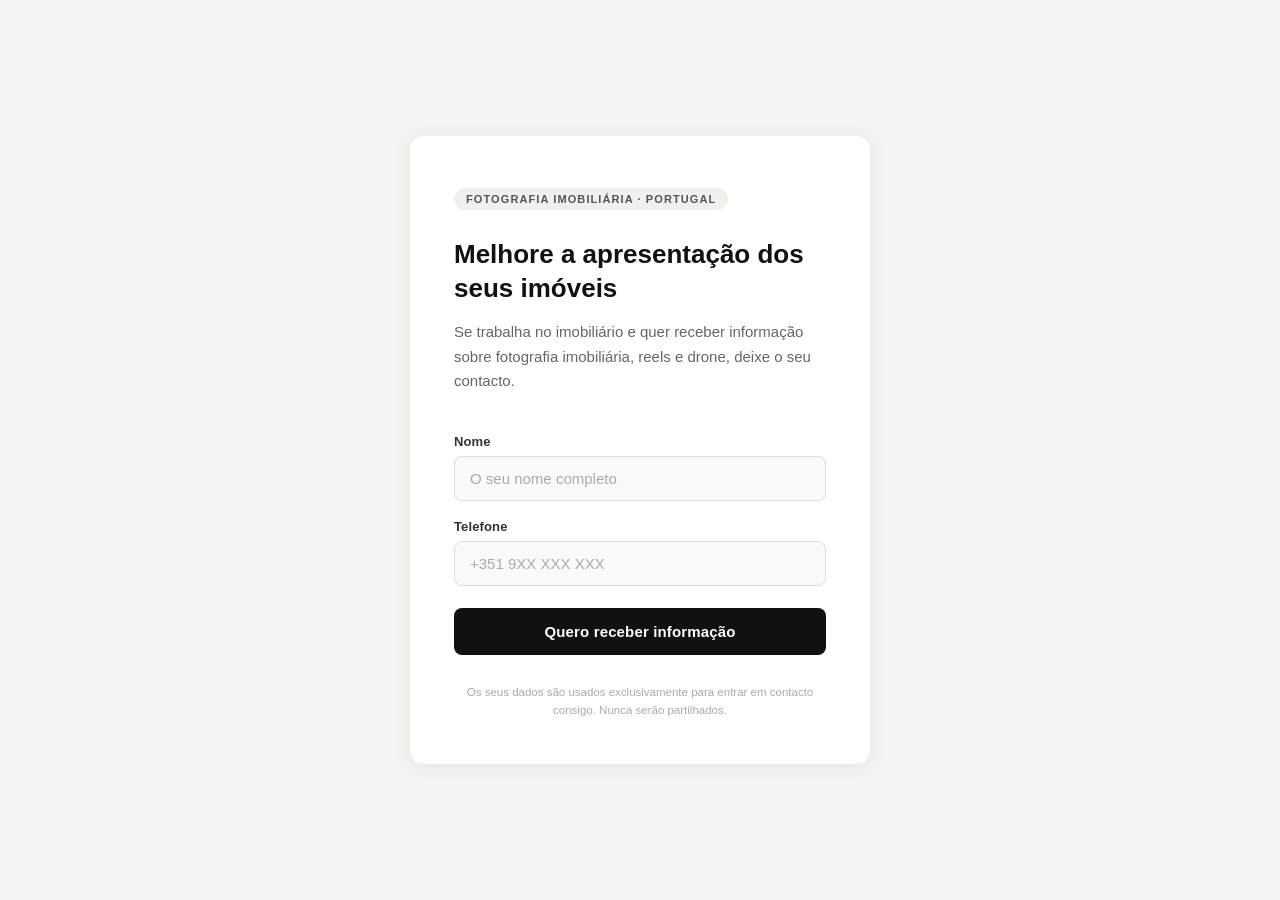
<file: captacao/index.html>
<!DOCTYPE html>
<html lang="pt-PT">
<head>
    <meta charset="UTF-8">
    <meta name="viewport" content="width=device-width, initial-scale=1.0">
    <title>Fotografia Imobiliária · Portugal</title>
    <style>
        * { margin: 0; padding: 0; box-sizing: border-box; }

        body {
            font-family: -apple-system, BlinkMacSystemFont, 'Segoe UI', Helvetica, Arial, sans-serif;
            background: #f5f4f0;
            min-height: 100vh;
            display: flex;
            align-items: center;
            justify-content: center;
            padding: 24px;
        }

        .card {
            background: #ffffff;
            max-width: 460px;
            width: 100%;
            padding: 52px 44px 44px;
            border-radius: 14px;
            box-shadow: 0 2px 20px rgba(0, 0, 0, 0.07);
        }

        .badge {
            display: inline-block;
            background: #f0f0ec;
            color: #555;
            font-size: 11px;
            font-weight: 600;
            letter-spacing: 0.1em;
            text-transform: uppercase;
            padding: 5px 12px;
            border-radius: 20px;
            margin-bottom: 28px;
        }

        h1 {
            font-size: 26px;
            font-weight: 700;
            color: #111;
            line-height: 1.3;
            margin-bottom: 14px;
        }

        .subtitle {
            font-size: 15px;
            color: #666;
            line-height: 1.65;
            margin-bottom: 40px;
        }

        label {
            display: block;
            font-size: 13px;
            font-weight: 600;
            color: #333;
            margin-bottom: 7px;
            letter-spacing: 0.01em;
        }

        input[type="text"],
        input[type="tel"] {
            width: 100%;
            padding: 13px 15px;
            border: 1.5px solid #ddd;
            border-radius: 8px;
            font-size: 15px;
            color: #111;
            background: #fafafa;
            outline: none;
            transition: border-color 0.15s, background 0.15s;
            margin-bottom: 18px;
            -webkit-appearance: none;
        }

        input:focus {
            border-color: #111;
            background: #fff;
        }

        input::placeholder { color: #aaa; }

        button {
            width: 100%;
            padding: 15px;
            background: #111;
            color: #fff;
            border: none;
            border-radius: 8px;
            font-size: 15px;
            font-weight: 600;
            cursor: pointer;
            margin-top: 4px;
            letter-spacing: 0.01em;
            transition: background 0.15s, transform 0.1s;
        }

        button:hover:not(:disabled) { background: #222; }
        button:active:not(:disabled) { transform: scale(0.99); }
        button:disabled { background: #bbb; cursor: default; }

        .success {
            display: none;
            text-align: center;
            padding: 32px 0 16px;
        }

        .check {
            width: 52px;
            height: 52px;
            background: #111;
            border-radius: 50%;
            display: flex;
            align-items: center;
            justify-content: center;
            margin: 0 auto 20px;
        }

        .check svg { width: 24px; height: 24px; }

        .success h2 {
            font-size: 20px;
            font-weight: 700;
            color: #111;
            margin-bottom: 8px;
        }

        .success p {
            font-size: 15px;
            color: #666;
        }

        .disclaimer {
            margin-top: 28px;
            font-size: 11.5px;
            color: #aaa;
            text-align: center;
            line-height: 1.6;
        }
    </style>
</head>
<body>
    <div class="card">
        <span class="badge">Fotografia Imobiliária · Portugal</span>
        <h1>Melhore a apresentação dos seus imóveis</h1>
        <p class="subtitle">
            Se trabalha no imobiliário e quer receber informação sobre fotografia imobiliária,
            reels e drone, deixe o seu contacto.
        </p>

        <form id="form">
            <label for="nome">Nome</label>
            <input type="text" id="nome" name="nome" placeholder="O seu nome completo" required autocomplete="name">

            <label for="telefone">Telefone</label>
            <input type="tel" id="telefone" name="telefone" placeholder="+351 9XX XXX XXX" required autocomplete="tel">

            <button type="submit" id="btn">Quero receber informação</button>
        </form>

        <div class="success" id="success">
            <div class="check">
                <svg viewBox="0 0 24 24" fill="none" stroke="#fff" stroke-width="2.5" stroke-linecap="round" stroke-linejoin="round">
                    <polyline points="20 6 9 17 4 12"/>
                </svg>
            </div>
            <h2>Obrigado.</h2>
            <p>Entrarei em contacto em breve.</p>
        </div>

        <p class="disclaimer">Os seus dados são usados exclusivamente para entrar em contacto consigo. Nunca serão partilhados.</p>
    </div>

    <script>
        document.getElementById('form').addEventListener('submit', async function (e) {
            e.preventDefault();
            const btn = document.getElementById('btn');
            btn.disabled = true;
            btn.textContent = 'A enviar…';

            const nome = document.getElementById('nome').value.trim();
            const telefone = document.getElementById('telefone').value.trim();

            try {
                const res = await fetch('/submit', {
                    method: 'POST',
                    headers: { 'Content-Type': 'application/json' },
                    body: JSON.stringify({ nome, telefone })
                });

                if (res.ok) {
                    document.getElementById('form').style.display = 'none';
                    document.getElementById('success').style.display = 'block';
                } else {
                    btn.disabled = false;
                    btn.textContent = 'Quero receber informação';
                    alert('Erro ao enviar. Tente novamente.');
                }
            } catch {
                btn.disabled = false;
                btn.textContent = 'Quero receber informação';
                alert('Erro de ligação. Verifique a sua ligação e tente novamente.');
            }
        });
    </script>
</body>
</html>
</file>
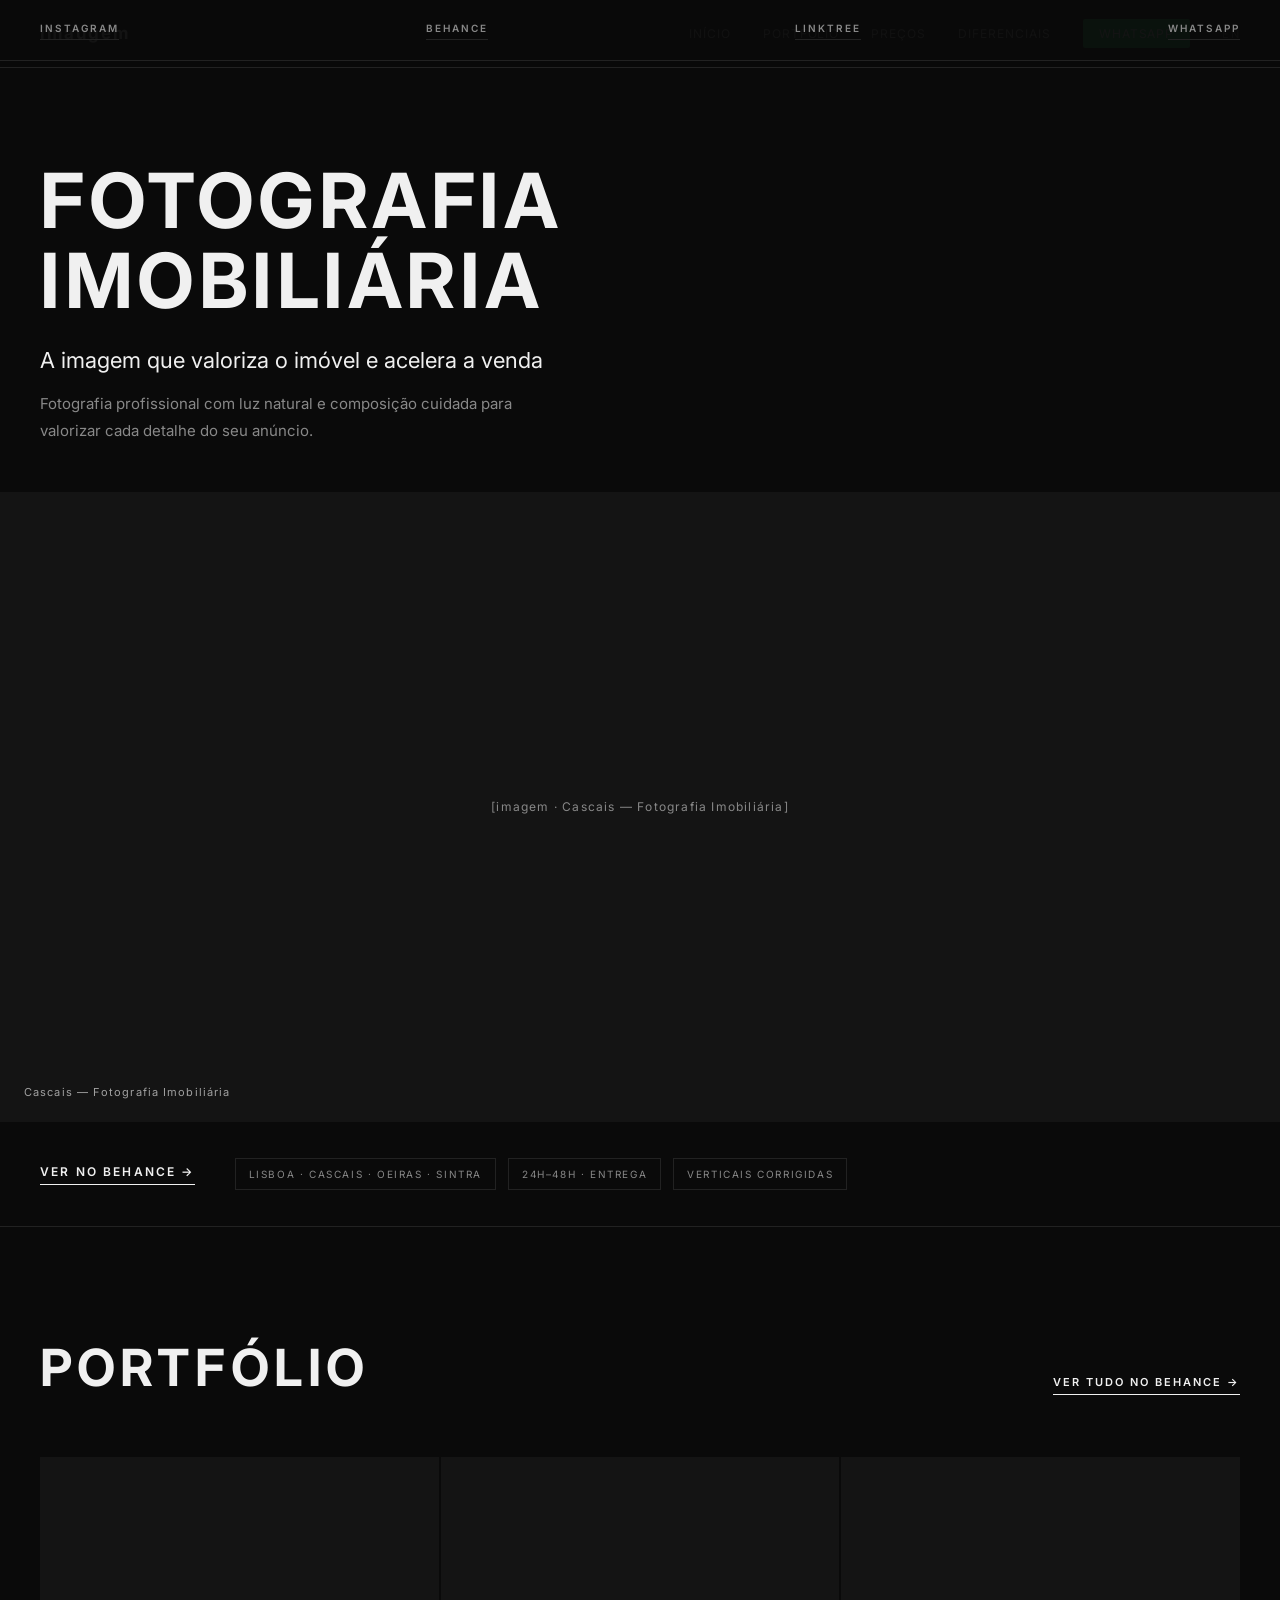
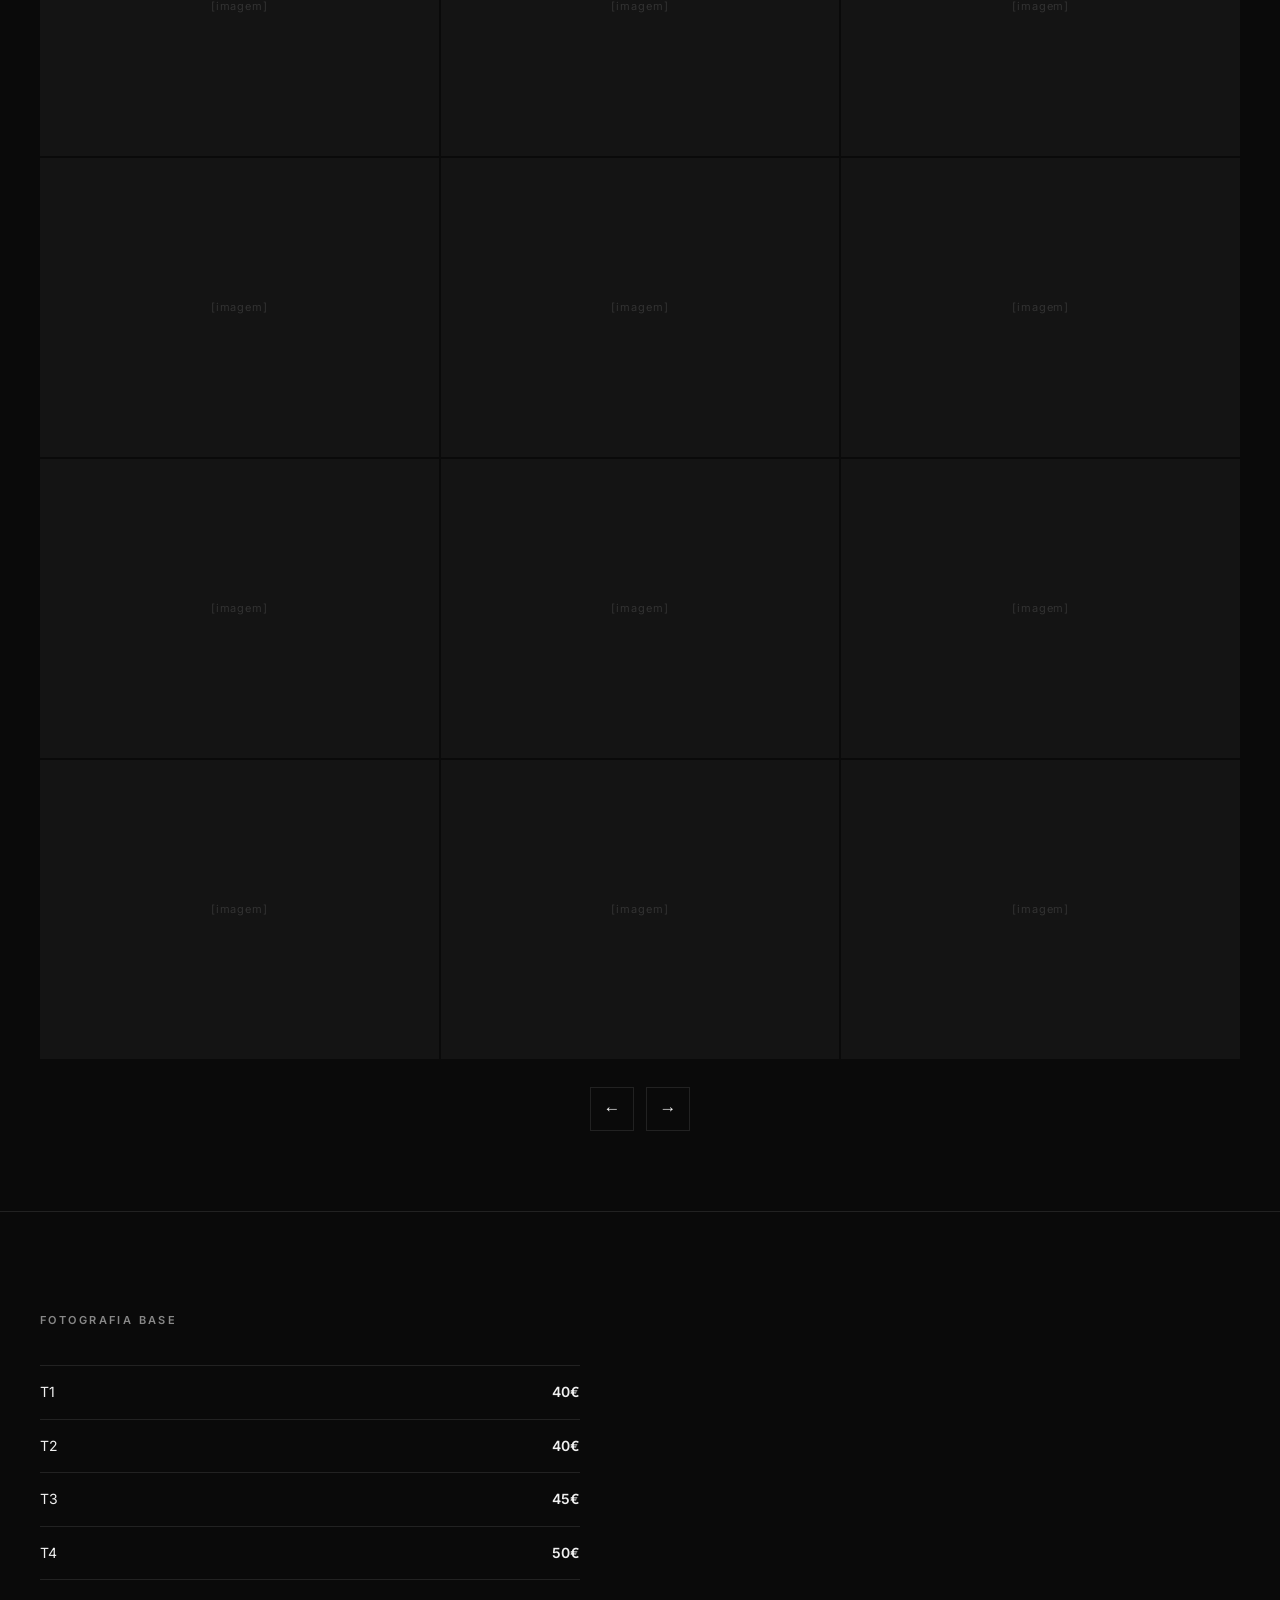
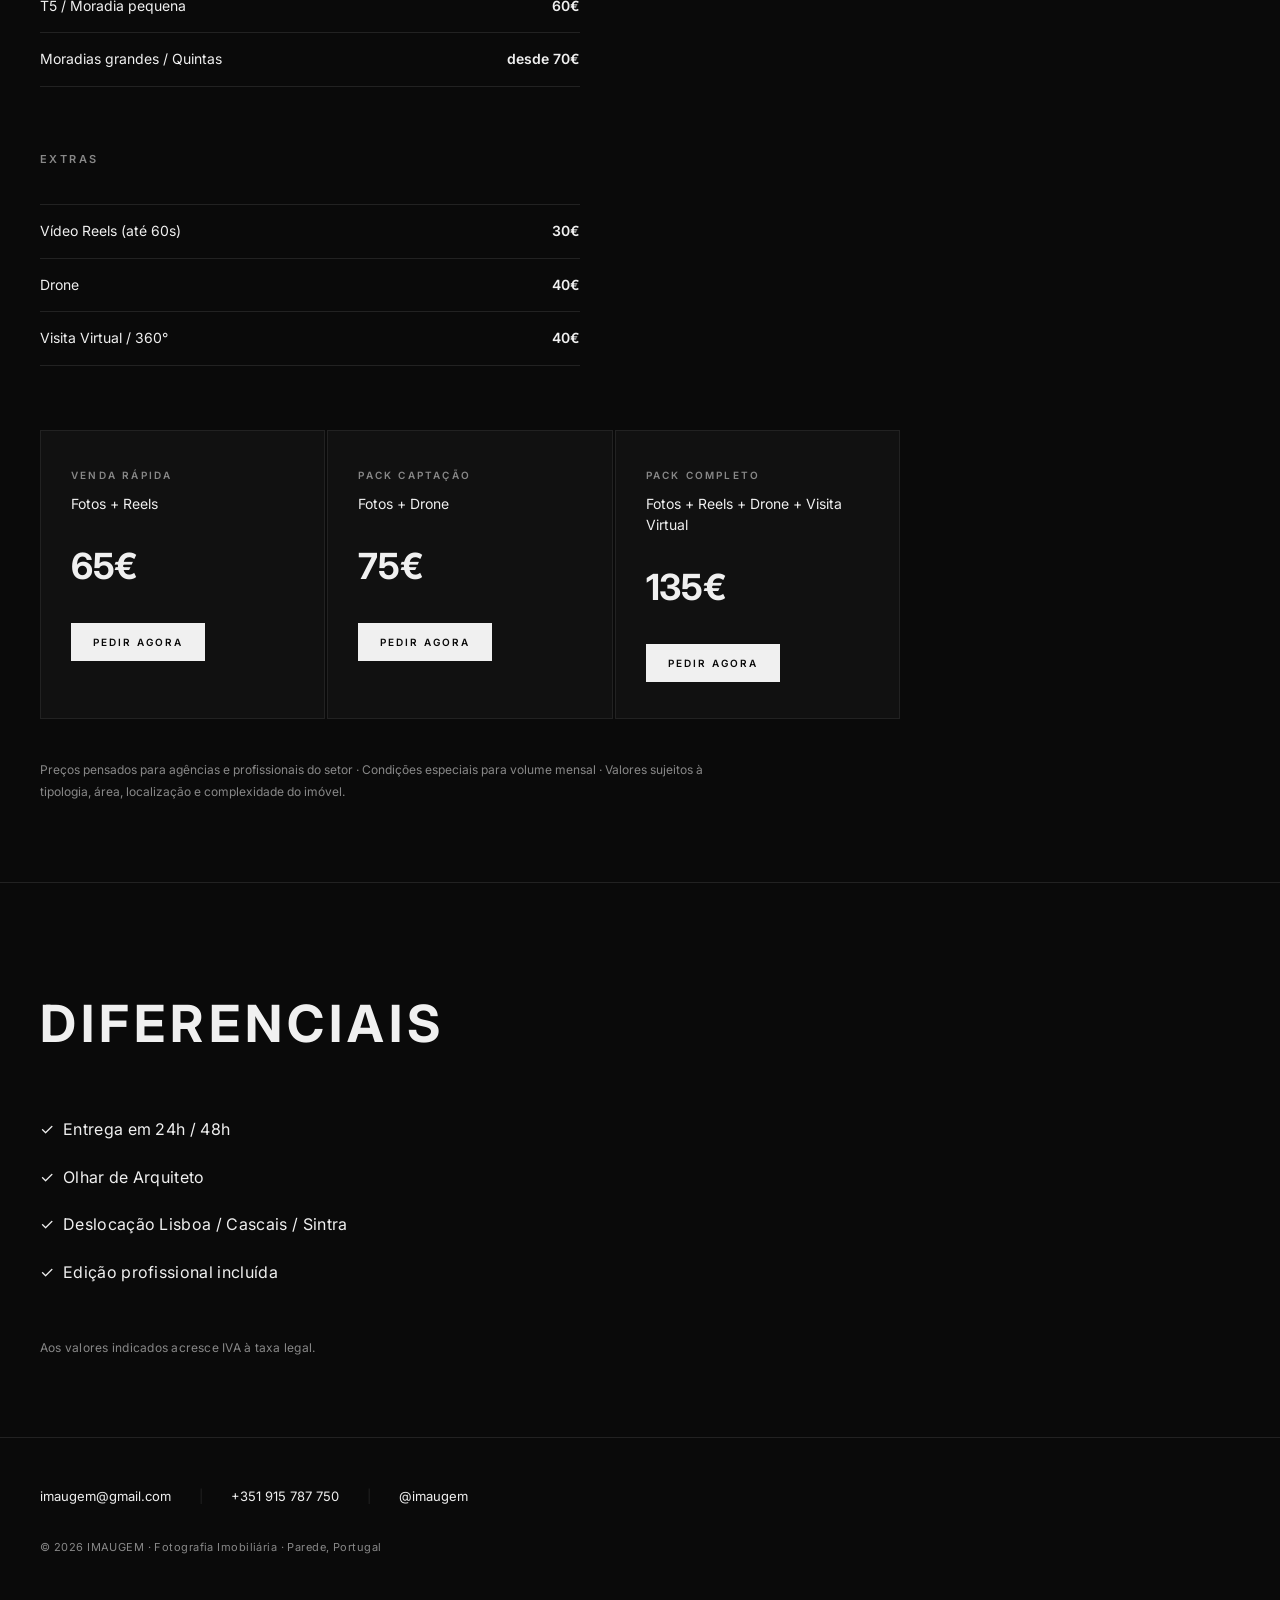
<file: restored-site/index.html>
<!DOCTYPE html>
<html lang="pt-PT">
<head>
  <meta charset="UTF-8">
  <meta name="viewport" content="width=device-width, initial-scale=1.0">

  <!-- SEO -->
  <title>IMAUGEM — Fotografia Imobiliária | Lisboa · Cascais · Oeiras · Sintra</title>
  <meta name="description" content="Fotografia imobiliária profissional com luz natural e composição cuidada. Entrega em 24h–48h. Lisboa, Cascais, Oeiras e Sintra.">
  <meta name="robots" content="index, follow">
  <link rel="canonical" href="https://www.imaugem.pt/">

  <!-- Open Graph -->
  <meta property="og:type" content="website">
  <meta property="og:site_name" content="IMAUGEM — Fotografia Imobiliária">
  <meta property="og:title" content="IMAUGEM — Fotografia Imobiliária">
  <meta property="og:description" content="A imagem que valoriza o imóvel e acelera a venda. Lisboa · Cascais · Oeiras · Sintra.">
  <meta property="og:url" content="https://www.imaugem.pt/">
  <meta property="og:image" content="https://www.imaugem.pt/og-image.jpg">
  <meta property="og:image:width" content="1200">
  <meta property="og:image:height" content="630">
  <meta property="og:locale" content="pt_PT">

  <!-- Twitter Card -->
  <meta name="twitter:card" content="summary_large_image">
  <meta name="twitter:title" content="IMAUGEM — Fotografia Imobiliária">
  <meta name="twitter:description" content="A imagem que valoriza o imóvel e acelera a venda. Lisboa · Cascais · Oeiras · Sintra.">
  <meta name="twitter:image" content="https://www.imaugem.pt/og-image.jpg">

  <!-- Favicon -->
  <link rel="icon" type="image/x-icon" href="/favicon.ico">
  <link rel="apple-touch-icon" href="/apple-touch-icon.png">

  <!-- Fonts -->
  <link rel="preconnect" href="https://fonts.googleapis.com">
  <link rel="preconnect" href="https://fonts.gstatic.com" crossorigin>
  <link href="https://fonts.googleapis.com/css2?family=Inter:wght@300;400;500;600;700&display=swap" rel="stylesheet">

  <style>
    *, *::before, *::after {
      box-sizing: border-box;
      margin: 0;
      padding: 0;
    }

    :root {
      --bg: #0a0a0a;
      --fg: #f0f0f0;
      --muted: #888;
      --border: #222;
      --card-bg: #111;
    }

    html {
      scroll-behavior: smooth;
    }

    body {
      background: var(--bg);
      color: var(--fg);
      font-family: 'Inter', sans-serif;
      font-size: 14px;
      line-height: 1.6;
      -webkit-font-smoothing: antialiased;
    }

    img {
      display: block;
      max-width: 100%;
    }

    a {
      color: inherit;
      text-decoration: none;
    }

    /* ─── NAV ─────────────────────────────────────────────── */
    nav {
      position: fixed;
      top: 0;
      left: 0;
      right: 0;
      z-index: 100;
      display: flex;
      align-items: center;
      justify-content: space-between;
      padding: 20px 40px;
      background: rgba(10, 10, 10, 0.96);
      border-bottom: 1px solid var(--border);
    }

    .nav-logo {
      font-size: 17px;
      font-weight: 700;
      letter-spacing: 0.12em;
      text-transform: lowercase;
    }

    /* MISSING: nav logo image — restore when /assets/logo.* is available */
    .nav-logo img {
      height: 28px;
      width: auto;
    }

    .nav-links {
      display: flex;
      align-items: center;
      gap: 32px;
      list-style: none;
    }

    .nav-links a {
      font-size: 12px;
      letter-spacing: 0.08em;
      text-transform: uppercase;
      opacity: 0.8;
      transition: opacity 0.2s;
    }

    .nav-links a:hover {
      opacity: 1;
    }

    .nav-whatsapp {
      background: #25D366;
      color: #fff !important;
      padding: 7px 16px;
      border-radius: 2px;
      opacity: 1 !important;
    }

    .nav-lang {
      font-size: 11px;
      letter-spacing: 0.12em;
      text-transform: uppercase;
      color: var(--muted);
      cursor: pointer;
    }

    /* ─── HERO ────────────────────────────────────────────── */
    #inicio {
      padding-top: 81px; /* nav height */
    }

    .hero-text {
      padding: 80px 40px 48px;
      max-width: 860px;
    }

    .hero-title {
      font-size: clamp(38px, 6vw, 76px);
      font-weight: 700;
      letter-spacing: 0.06em;
      line-height: 1.05;
      margin-bottom: 24px;
    }

    .hero-subtitle {
      font-size: clamp(16px, 2.2vw, 22px);
      font-weight: 400;
      color: var(--fg);
      margin-bottom: 16px;
      line-height: 1.4;
    }

    .hero-desc {
      font-size: 15px;
      color: var(--muted);
      max-width: 520px;
      line-height: 1.75;
    }

    .hero-image-wrap {
      position: relative;
      width: 100%;
    }

    .hero-image-wrap img {
      width: 100%;
      height: 70vh;
      object-fit: cover;
    }

    /* MISSING: hero image — placeholder shown until /assets/hero.jpg restored */
    .hero-img-placeholder {
      width: 100%;
      height: 70vh;
      background: #141414;
      display: flex;
      align-items: center;
      justify-content: center;
      color: var(--muted);
      font-size: 12px;
      letter-spacing: 0.1em;
    }

    .hero-caption {
      position: absolute;
      bottom: 20px;
      left: 24px;
      font-size: 11px;
      letter-spacing: 0.1em;
      color: rgba(255, 255, 255, 0.6);
    }

    .hero-cta-row {
      display: flex;
      align-items: center;
      gap: 40px;
      padding: 36px 40px;
      flex-wrap: wrap;
    }

    .hero-cta {
      font-size: 12px;
      font-weight: 600;
      letter-spacing: 0.18em;
      text-transform: uppercase;
      border-bottom: 1px solid var(--fg);
      padding-bottom: 3px;
      transition: opacity 0.2s;
    }

    .hero-cta:hover {
      opacity: 0.7;
    }

    .hero-badges {
      display: flex;
      gap: 12px;
      flex-wrap: wrap;
    }

    .badge {
      font-size: 10px;
      letter-spacing: 0.16em;
      text-transform: uppercase;
      color: var(--muted);
      border: 1px solid var(--border);
      padding: 7px 13px;
    }

    /* ─── PORTFOLIO ───────────────────────────────────────── */
    #portfolio {
      padding: 100px 40px 80px;
      border-top: 1px solid var(--border);
    }

    .section-header {
      display: flex;
      align-items: baseline;
      justify-content: space-between;
      margin-bottom: 48px;
      gap: 20px;
      flex-wrap: wrap;
    }

    .section-title {
      font-size: clamp(26px, 4vw, 52px);
      font-weight: 700;
      letter-spacing: 0.1em;
    }

    .section-cta {
      font-size: 11px;
      font-weight: 600;
      letter-spacing: 0.18em;
      text-transform: uppercase;
      border-bottom: 1px solid var(--fg);
      padding-bottom: 3px;
      white-space: nowrap;
      transition: opacity 0.2s;
    }

    .section-cta:hover {
      opacity: 0.7;
    }

    .portfolio-grid {
      display: grid;
      grid-template-columns: repeat(3, 1fr);
      gap: 2px;
    }

    .portfolio-item {
      position: relative;
      overflow: hidden;
    }

    .portfolio-item:hover .portfolio-overlay {
      opacity: 1;
    }

    /* MISSING: all 12 portfolio images — placeholders shown until assets restored */
    .portfolio-img-placeholder {
      width: 100%;
      aspect-ratio: 4 / 3;
      background: #141414;
      display: flex;
      align-items: center;
      justify-content: center;
      color: #333;
      font-size: 11px;
      letter-spacing: 0.08em;
    }

    .portfolio-item img {
      width: 100%;
      aspect-ratio: 4 / 3;
      object-fit: cover;
      display: block;
      transition: transform 0.4s ease;
    }

    .portfolio-item:hover img {
      transform: scale(1.03);
    }

    .portfolio-overlay {
      position: absolute;
      inset: 0;
      background: linear-gradient(to top, rgba(0,0,0,0.75) 0%, transparent 60%);
      display: flex;
      flex-direction: column;
      align-items: flex-start;
      justify-content: flex-end;
      padding: 22px;
      opacity: 0;
      transition: opacity 0.3s;
    }

    .portfolio-location {
      font-size: 13px;
      font-weight: 400;
      letter-spacing: 0.04em;
      color: #fff;
      margin-bottom: 10px;
    }

    .portfolio-link {
      font-size: 10px;
      font-weight: 600;
      letter-spacing: 0.18em;
      text-transform: uppercase;
      color: #fff;
      border-bottom: 1px solid rgba(255,255,255,0.6);
      padding-bottom: 2px;
    }

    .carousel-nav {
      display: flex;
      gap: 12px;
      margin-top: 28px;
      justify-content: center;
    }

    .carousel-btn {
      background: none;
      border: 1px solid var(--border);
      color: var(--fg);
      width: 44px;
      height: 44px;
      font-size: 17px;
      cursor: pointer;
      display: flex;
      align-items: center;
      justify-content: center;
      transition: border-color 0.2s;
    }

    .carousel-btn:hover {
      border-color: var(--fg);
    }

    /* ─── PRICES ──────────────────────────────────────────── */
    #precos {
      padding: 100px 40px 80px;
      border-top: 1px solid var(--border);
    }

    .prices-block-title {
      font-size: 11px;
      font-weight: 600;
      letter-spacing: 0.22em;
      text-transform: uppercase;
      color: var(--muted);
      margin-bottom: 36px;
    }

    .price-table {
      width: 100%;
      max-width: 540px;
      margin-bottom: 64px;
    }

    .price-row {
      display: flex;
      justify-content: space-between;
      align-items: center;
      padding: 15px 0;
      border-bottom: 1px solid var(--border);
    }

    .price-row:first-child {
      border-top: 1px solid var(--border);
    }

    .price-label {
      font-size: 14px;
      color: var(--fg);
    }

    .price-value {
      font-size: 14px;
      font-weight: 600;
      color: var(--fg);
    }

    .packs {
      display: grid;
      grid-template-columns: repeat(3, 1fr);
      gap: 2px;
      max-width: 860px;
      margin-top: 64px;
    }

    .pack {
      background: var(--card-bg);
      border: 1px solid var(--border);
      padding: 36px 30px;
    }

    .pack-name {
      font-size: 10px;
      font-weight: 600;
      letter-spacing: 0.22em;
      text-transform: uppercase;
      color: var(--muted);
      margin-bottom: 10px;
    }

    .pack-desc {
      font-size: 14px;
      color: var(--fg);
      margin-bottom: 24px;
      line-height: 1.5;
    }

    .pack-price {
      font-size: 36px;
      font-weight: 700;
      color: var(--fg);
      letter-spacing: -0.01em;
      margin-bottom: 28px;
    }

    .pack-btn {
      display: inline-block;
      font-size: 10px;
      font-weight: 600;
      letter-spacing: 0.2em;
      text-transform: uppercase;
      color: var(--bg);
      background: var(--fg);
      padding: 11px 22px;
      transition: opacity 0.2s;
    }

    .pack-btn:hover {
      opacity: 0.85;
    }

    .prices-note {
      margin-top: 40px;
      font-size: 12px;
      color: var(--muted);
      max-width: 680px;
      line-height: 1.8;
    }

    /* ─── DIFERENCIAIS ────────────────────────────────────── */
    #diferenciais {
      padding: 100px 40px 80px;
      border-top: 1px solid var(--border);
    }

    .diferenciais-title {
      font-size: clamp(26px, 4vw, 52px);
      font-weight: 700;
      letter-spacing: 0.1em;
      margin-bottom: 52px;
    }

    .diferenciais-list {
      list-style: none;
      display: flex;
      flex-direction: column;
      gap: 22px;
      max-width: 600px;
    }

    .diferenciais-list li {
      font-size: 16px;
      color: var(--fg);
      letter-spacing: 0.02em;
    }

    .iva-note {
      margin-top: 52px;
      font-size: 12px;
      color: var(--muted);
      letter-spacing: 0.02em;
    }

    /* ─── FOOTER ──────────────────────────────────────────── */
    footer {
      border-top: 1px solid var(--border);
      padding: 48px 40px;
    }

    .footer-contact {
      display: flex;
      align-items: center;
      gap: 28px;
      flex-wrap: wrap;
      font-size: 13px;
      color: var(--fg);
      margin-bottom: 32px;
    }

    .footer-contact a:hover {
      opacity: 0.7;
    }

    .footer-contact .separator {
      color: var(--border);
    }

    .footer-social {
      display: flex;
      gap: 24px;
      flex-wrap: wrap;
      margin-bottom: 32px;
    }

    .footer-social a {
      font-size: 10px;
      font-weight: 600;
      letter-spacing: 0.2em;
      text-transform: uppercase;
      color: var(--muted);
      border-bottom: 1px solid var(--border);
      padding-bottom: 3px;
      transition: color 0.2s, border-color 0.2s;
    }

    .footer-social a:hover {
      color: var(--fg);
      border-color: var(--fg);
    }

    .footer-copy {
      font-size: 11px;
      color: var(--muted);
      letter-spacing: 0.04em;
    }

    /* ─── RESPONSIVE ──────────────────────────────────────── */
    @media (max-width: 900px) {
      .packs {
        grid-template-columns: 1fr;
        max-width: 480px;
      }
    }

    @media (max-width: 768px) {
      nav {
        padding: 16px 20px;
      }

      .nav-links {
        gap: 18px;
      }

      .nav-links li.nav-hide-mobile {
        display: none;
      }

      .hero-text {
        padding: 60px 20px 36px;
      }

      .hero-cta-row {
        padding: 24px 20px;
        gap: 20px;
      }

      #portfolio {
        padding: 60px 20px 50px;
      }

      .portfolio-grid {
        grid-template-columns: 1fr;
      }

      #precos {
        padding: 60px 20px 50px;
      }

      #diferenciais {
        padding: 60px 20px 50px;
      }

      footer {
        padding: 40px 20px;
      }

      .footer-contact {
        flex-direction: column;
        align-items: flex-start;
        gap: 12px;
      }

      .footer-contact .separator {
        display: none;
      }
    }

    @media (max-width: 480px) {
      .nav-links {
        gap: 12px;
      }

      .hero-badges {
        flex-direction: column;
        gap: 8px;
      }
    }
  </style>
</head>
<body>

  <!-- ═══════════════════════════════════════════════════════
       NAV
  ═══════════════════════════════════════════════════════ -->
  <nav>
    <!-- MISSING: logo image — restore /assets/logo.[png|svg] and uncomment img tag -->
    <a href="#inicio" class="nav-logo">imaugem</a>

    <ul class="nav-links">
      <li class="nav-hide-mobile"><a href="#inicio">Início</a></li>
      <li><a href="#portfolio">Portfólio</a></li>
      <li><a href="#precos">Preços</a></li>
      <li class="nav-hide-mobile"><a href="#diferenciais">Diferenciais</a></li>
      <li>
        <a href="https://wa.me/351915787750" class="nav-whatsapp" target="_blank" rel="noopener noreferrer">
          WhatsApp
        </a>
      </li>
      <li><span class="nav-lang">EN</span></li>
    </ul>
  </nav>

  <!-- ═══════════════════════════════════════════════════════
       HERO — #inicio
  ═══════════════════════════════════════════════════════ -->
  <section id="inicio">
    <div class="hero-text">
      <h1 class="hero-title">FOTOGRAFIA IMOBILIÁRIA</h1>
      <p class="hero-subtitle">A imagem que valoriza o imóvel e acelera a venda</p>
      <p class="hero-desc">Fotografia profissional com luz natural e composição cuidada para valorizar cada detalhe do seu anúncio.</p>
    </div>

    <div class="hero-image-wrap">
      <!-- MISSING: hero image — restore /assets/hero-cascais.jpg and replace placeholder below -->
      <div class="hero-img-placeholder" aria-label="Cascais — Fotografia Imobiliária">
        [imagem · Cascais — Fotografia Imobiliária]
      </div>
      <!--
      <img src="/assets/hero-cascais.jpg" alt="Cascais — Fotografia Imobiliária" width="1920" height="1080">
      -->
      <span class="hero-caption">Cascais — Fotografia Imobiliária</span>
    </div>

    <div class="hero-cta-row">
      <a href="https://www.behance.net/imaugem" class="hero-cta" target="_blank" rel="noopener noreferrer">
        VER NO BEHANCE →
      </a>
      <div class="hero-badges">
        <span class="badge">LISBOA · CASCAIS · OEIRAS · SINTRA</span>
        <span class="badge">24H–48H · ENTREGA</span>
        <span class="badge">VERTICAIS CORRIGIDAS</span>
      </div>
    </div>
  </section>

  <!-- ═══════════════════════════════════════════════════════
       PORTFOLIO — #portfolio
  ═══════════════════════════════════════════════════════ -->
  <section id="portfolio">
    <div class="section-header">
      <h2 class="section-title">PORTFÓLIO</h2>
      <a href="https://www.behance.net/imaugem" class="section-cta" target="_blank" rel="noopener noreferrer">
        VER TUDO NO BEHANCE →
      </a>
    </div>

    <div class="portfolio-grid" id="portfolioGrid">

      <div class="portfolio-item">
        <!-- MISSING: /assets/portfolio/01-cascais.jpg -->
        <div class="portfolio-img-placeholder" aria-hidden="true">[imagem]</div>
        <div class="portfolio-overlay">
          <span class="portfolio-location">Cascais</span>
          <a href="https://www.behance.net/imaugem" class="portfolio-link" target="_blank" rel="noopener noreferrer">VER PROJETO →</a>
        </div>
      </div>

      <div class="portfolio-item">
        <!-- MISSING: /assets/portfolio/02-lapa-lisboa.jpg -->
        <div class="portfolio-img-placeholder" aria-hidden="true">[imagem]</div>
        <div class="portfolio-overlay">
          <span class="portfolio-location">Apartamento — Lapa, Lisboa</span>
          <a href="https://www.behance.net/imaugem" class="portfolio-link" target="_blank" rel="noopener noreferrer">VER PROJETO →</a>
        </div>
      </div>

      <div class="portfolio-item">
        <!-- MISSING: /assets/portfolio/03-infante-santo-lisboa.jpg -->
        <div class="portfolio-img-placeholder" aria-hidden="true">[imagem]</div>
        <div class="portfolio-overlay">
          <span class="portfolio-location">Av. Infante Santo — Lisboa</span>
          <a href="https://www.behance.net/imaugem" class="portfolio-link" target="_blank" rel="noopener noreferrer">VER PROJETO →</a>
        </div>
      </div>

      <div class="portfolio-item">
        <!-- MISSING: /assets/portfolio/04-parede-cascais.jpg -->
        <div class="portfolio-img-placeholder" aria-hidden="true">[imagem]</div>
        <div class="portfolio-overlay">
          <span class="portfolio-location">Apartamento — Parede, Cascais</span>
          <a href="https://www.behance.net/imaugem" class="portfolio-link" target="_blank" rel="noopener noreferrer">VER PROJETO →</a>
        </div>
      </div>

      <div class="portfolio-item">
        <!-- MISSING: /assets/portfolio/05-interiores-lisboa-cascais.jpg -->
        <div class="portfolio-img-placeholder" aria-hidden="true">[imagem]</div>
        <div class="portfolio-overlay">
          <span class="portfolio-location">Interiores — Lisboa e Cascais</span>
          <a href="https://www.behance.net/imaugem" class="portfolio-link" target="_blank" rel="noopener noreferrer">VER PROJETO →</a>
        </div>
      </div>

      <div class="portfolio-item">
        <!-- MISSING: /assets/portfolio/06-fachadas-exteriores.jpg -->
        <div class="portfolio-img-placeholder" aria-hidden="true">[imagem]</div>
        <div class="portfolio-overlay">
          <span class="portfolio-location">Fachadas e Exteriores</span>
          <a href="https://www.behance.net/imaugem" class="portfolio-link" target="_blank" rel="noopener noreferrer">VER PROJETO →</a>
        </div>
      </div>

      <div class="portfolio-item">
        <!-- MISSING: /assets/portfolio/07-piscinas-externas.jpg -->
        <div class="portfolio-img-placeholder" aria-hidden="true">[imagem]</div>
        <div class="portfolio-overlay">
          <span class="portfolio-location">Piscinas e Áreas Externas</span>
          <a href="https://www.behance.net/imaugem" class="portfolio-link" target="_blank" rel="noopener noreferrer">VER PROJETO →</a>
        </div>
      </div>

      <div class="portfolio-item">
        <!-- MISSING: /assets/portfolio/08-tortugas-guaruja.jpg -->
        <div class="portfolio-img-placeholder" aria-hidden="true">[imagem]</div>
        <div class="portfolio-overlay">
          <span class="portfolio-location">Tortugas — Guarujá · SP</span>
          <a href="https://www.behance.net/imaugem" class="portfolio-link" target="_blank" rel="noopener noreferrer">VER PROJETO →</a>
        </div>
      </div>

      <div class="portfolio-item">
        <!-- MISSING: /assets/portfolio/09-casa-iporanga-guaruja.jpg -->
        <div class="portfolio-img-placeholder" aria-hidden="true">[imagem]</div>
        <div class="portfolio-overlay">
          <span class="portfolio-location">Casa Iporanga — Guarujá</span>
          <a href="https://www.behance.net/imaugem" class="portfolio-link" target="_blank" rel="noopener noreferrer">VER PROJETO →</a>
        </div>
      </div>

      <div class="portfolio-item">
        <!-- MISSING: /assets/portfolio/10-sitio-sao-pedro-1-guaruja.jpg -->
        <div class="portfolio-img-placeholder" aria-hidden="true">[imagem]</div>
        <div class="portfolio-overlay">
          <span class="portfolio-location">Casa Sítio São Pedro I — Guarujá</span>
          <a href="https://www.behance.net/imaugem" class="portfolio-link" target="_blank" rel="noopener noreferrer">VER PROJETO →</a>
        </div>
      </div>

      <div class="portfolio-item">
        <!-- MISSING: /assets/portfolio/11-sitio-sao-pedro-2-guaruja.jpg -->
        <div class="portfolio-img-placeholder" aria-hidden="true">[imagem]</div>
        <div class="portfolio-overlay">
          <span class="portfolio-location">Casa Sítio São Pedro II — Guarujá</span>
          <a href="https://www.behance.net/imaugem" class="portfolio-link" target="_blank" rel="noopener noreferrer">VER PROJETO →</a>
        </div>
      </div>

      <div class="portfolio-item">
        <!-- MISSING: /assets/portfolio/12-sitio-sao-pedro-3-guaruja.jpg -->
        <div class="portfolio-img-placeholder" aria-hidden="true">[imagem]</div>
        <div class="portfolio-overlay">
          <span class="portfolio-location">Casa Sítio São Pedro III — Guarujá</span>
          <a href="https://www.behance.net/imaugem" class="portfolio-link" target="_blank" rel="noopener noreferrer">VER PROJETO →</a>
        </div>
      </div>

    </div><!-- /portfolioGrid -->

    <div class="carousel-nav" aria-label="Navegação do portfólio">
      <button class="carousel-btn" id="prevBtn" aria-label="Anterior">←</button>
      <button class="carousel-btn" id="nextBtn" aria-label="Seguinte">→</button>
    </div>
  </section>

  <!-- ═══════════════════════════════════════════════════════
       PRICES — #precos
  ═══════════════════════════════════════════════════════ -->
  <section id="precos">

    <p class="prices-block-title">FOTOGRAFIA BASE</p>

    <div class="price-table">
      <div class="price-row">
        <span class="price-label">T1</span>
        <span class="price-value">40€</span>
      </div>
      <div class="price-row">
        <span class="price-label">T2</span>
        <span class="price-value">40€</span>
      </div>
      <div class="price-row">
        <span class="price-label">T3</span>
        <span class="price-value">45€</span>
      </div>
      <div class="price-row">
        <span class="price-label">T4</span>
        <span class="price-value">50€</span>
      </div>
      <div class="price-row">
        <span class="price-label">T5 / Moradia pequena</span>
        <span class="price-value">60€</span>
      </div>
      <div class="price-row">
        <span class="price-label">Moradias grandes / Quintas</span>
        <span class="price-value">desde 70€</span>
      </div>
    </div>

    <p class="prices-block-title">EXTRAS</p>

    <div class="price-table">
      <div class="price-row">
        <span class="price-label">Vídeo Reels (até 60s)</span>
        <span class="price-value">30€</span>
      </div>
      <div class="price-row">
        <span class="price-label">Drone</span>
        <span class="price-value">40€</span>
      </div>
      <div class="price-row">
        <span class="price-label">Visita Virtual / 360°</span>
        <span class="price-value">40€</span>
      </div>
    </div>

    <div class="packs">

      <div class="pack">
        <p class="pack-name">VENDA RÁPIDA</p>
        <p class="pack-desc">Fotos + Reels</p>
        <p class="pack-price">65€</p>
        <a href="https://wa.me/351915787750?text=Olá%2C%20quero%20saber%20mais%20sobre%20o%20Pack%20Venda%20Rápida%20(Fotos%20%2B%20Reels%20a%2065€)"
           class="pack-btn" target="_blank" rel="noopener noreferrer">PEDIR AGORA</a>
      </div>

      <div class="pack">
        <p class="pack-name">PACK CAPTAÇÃO</p>
        <p class="pack-desc">Fotos + Drone</p>
        <p class="pack-price">75€</p>
        <a href="https://wa.me/351915787750?text=Olá%2C%20quero%20saber%20mais%20sobre%20o%20Pack%20Captação%20(Fotos%20%2B%20Drone%20a%2075€)"
           class="pack-btn" target="_blank" rel="noopener noreferrer">PEDIR AGORA</a>
      </div>

      <div class="pack">
        <p class="pack-name">PACK COMPLETO</p>
        <p class="pack-desc">Fotos + Reels + Drone + Visita Virtual</p>
        <p class="pack-price">135€</p>
        <a href="https://wa.me/351915787750?text=Olá%2C%20quero%20saber%20mais%20sobre%20o%20Pack%20Completo%20(135€)"
           class="pack-btn" target="_blank" rel="noopener noreferrer">PEDIR AGORA</a>
      </div>

    </div>

    <p class="prices-note">
      Preços pensados para agências e profissionais do setor · Condições especiais para volume mensal · Valores sujeitos à tipologia, área, localização e complexidade do imóvel.
    </p>

  </section>

  <!-- ═══════════════════════════════════════════════════════
       DIFERENCIAIS — #diferenciais
  ═══════════════════════════════════════════════════════ -->
  <section id="diferenciais">
    <h2 class="diferenciais-title">DIFERENCIAIS</h2>
    <ul class="diferenciais-list">
      <li>✓&nbsp; Entrega em 24h / 48h</li>
      <li>✓&nbsp; Olhar de Arquiteto</li>
      <li>✓&nbsp; Deslocação Lisboa / Cascais / Sintra</li>
      <li>✓&nbsp; Edição profissional incluída</li>
    </ul>
    <p class="iva-note">Aos valores indicados acresce IVA à taxa legal.</p>
  </section>

  <!-- ═══════════════════════════════════════════════════════
       FOOTER
  ═══════════════════════════════════════════════════════ -->
  <footer>
    <div class="footer-contact">
      <a href="mailto:imaugem@gmail.com">imaugem@gmail.com</a>
      <span class="separator">|</span>
      <a href="tel:+351915787750">+351 915 787 750</a>
      <span class="separator">|</span>
      <a href="https://www.instagram.com/imaugem" target="_blank" rel="noopener noreferrer">@imaugem</a>
    </div>
    <nav class="footer-social" aria-label="Redes sociais">
      <a href="https://www.instagram.com/imaugem" target="_blank" rel="noopener noreferrer">INSTAGRAM</a>
      <a href="https://www.behance.net/imaugem" target="_blank" rel="noopener noreferrer">BEHANCE</a>
      <a href="https://linktr.ee/imaugem" target="_blank" rel="noopener noreferrer">LINKTREE</a>
      <a href="https://wa.me/351915787750" target="_blank" rel="noopener noreferrer">WHATSAPP</a>
    </nav>
    <p class="footer-copy">© 2026 IMAUGEM · Fotografia Imobiliária · Parede, Portugal</p>
  </footer>

  <!-- ═══════════════════════════════════════════════════════
       SCRIPTS
  ═══════════════════════════════════════════════════════ -->
  <script>
    (function () {
      var grid = document.getElementById('portfolioGrid');
      var items = Array.from(grid.children);
      var perPage = 3;
      var page = 0;
      var totalPages = Math.ceil(items.length / perPage);
      var isMobile = false;

      function showPage(p) {
        items.forEach(function (item, i) {
          item.style.display = (i >= p * perPage && i < (p + 1) * perPage) ? '' : 'none';
        });
      }

      function showAll() {
        items.forEach(function (item) {
          item.style.display = '';
        });
      }

      function update() {
        isMobile = window.innerWidth <= 768;
        if (isMobile) {
          showPage(page);
        } else {
          showAll();
        }
      }

      document.getElementById('prevBtn').addEventListener('click', function () {
        if (!isMobile) return;
        page = (page - 1 + totalPages) % totalPages;
        showPage(page);
      });

      document.getElementById('nextBtn').addEventListener('click', function () {
        if (!isMobile) return;
        page = (page + 1) % totalPages;
        showPage(page);
      });

      window.addEventListener('resize', update);
      update();
    })();
  </script>

</body>
</html>
</file>
